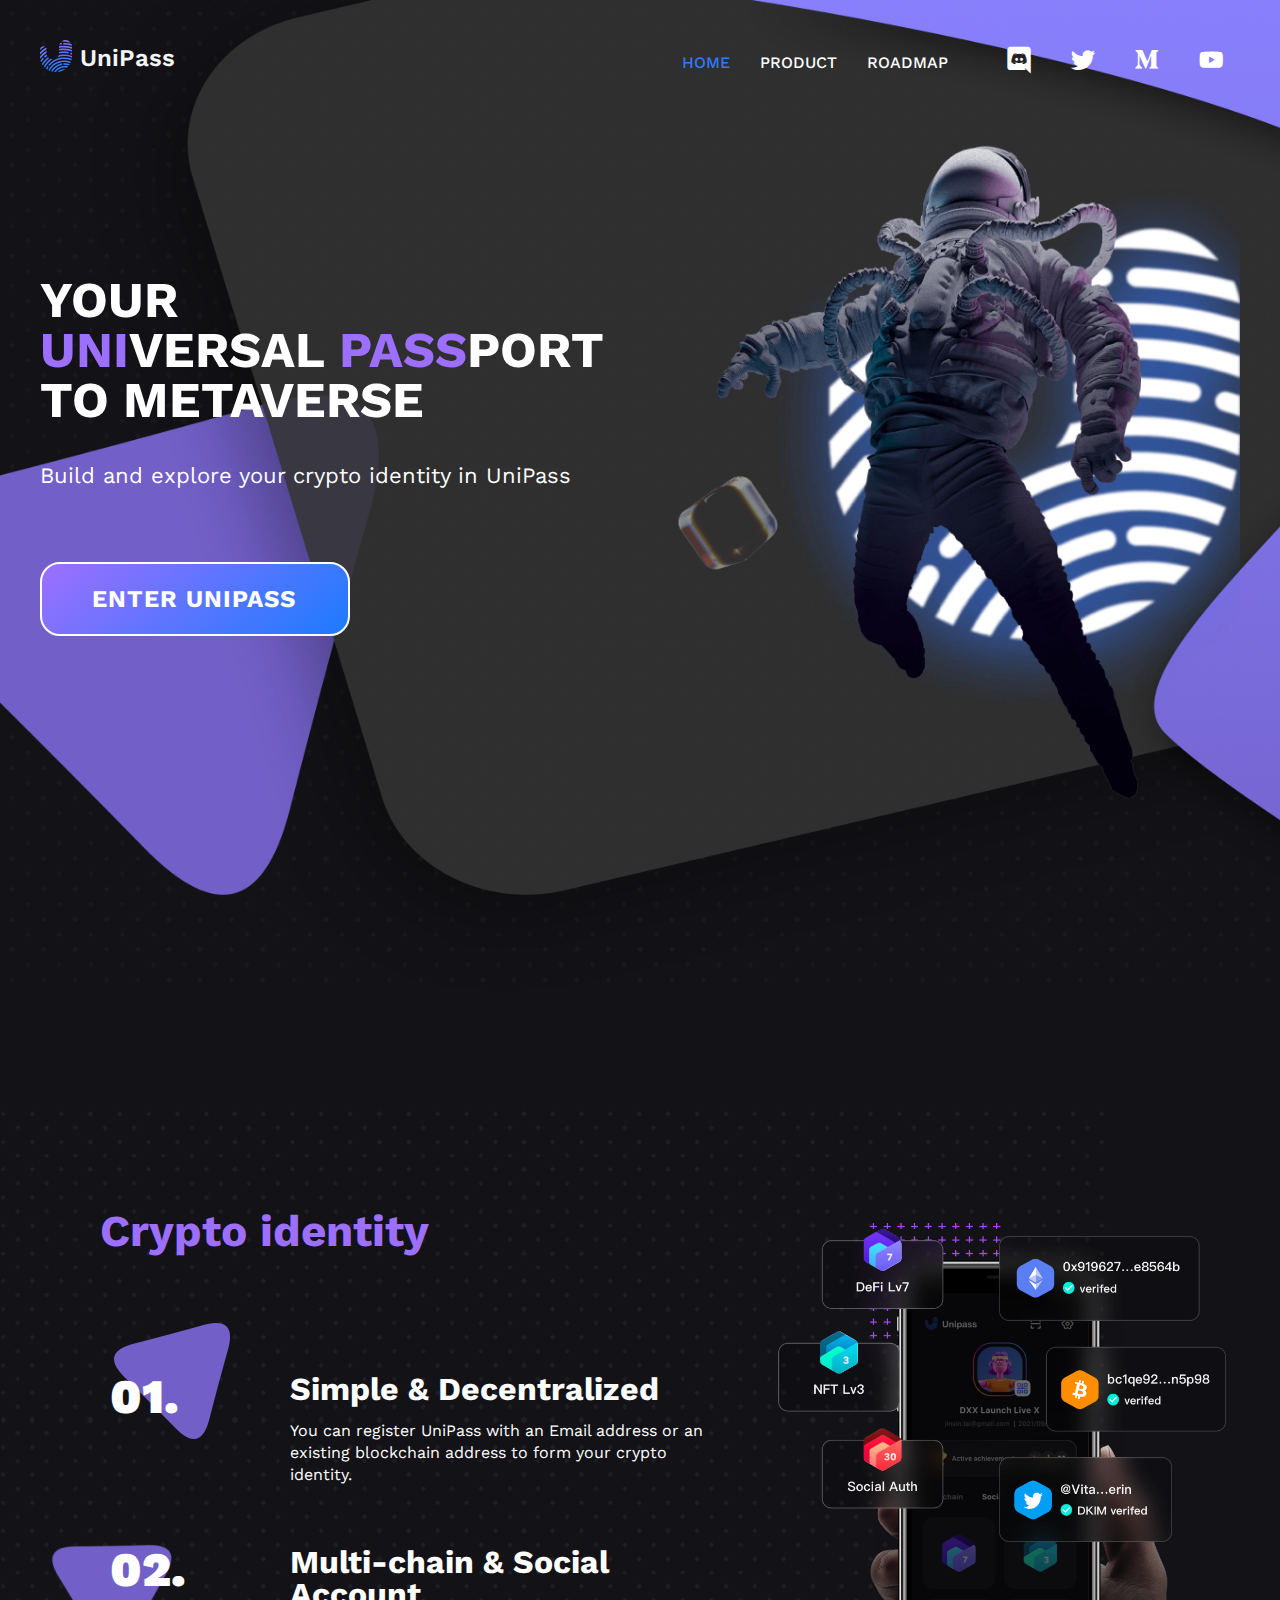
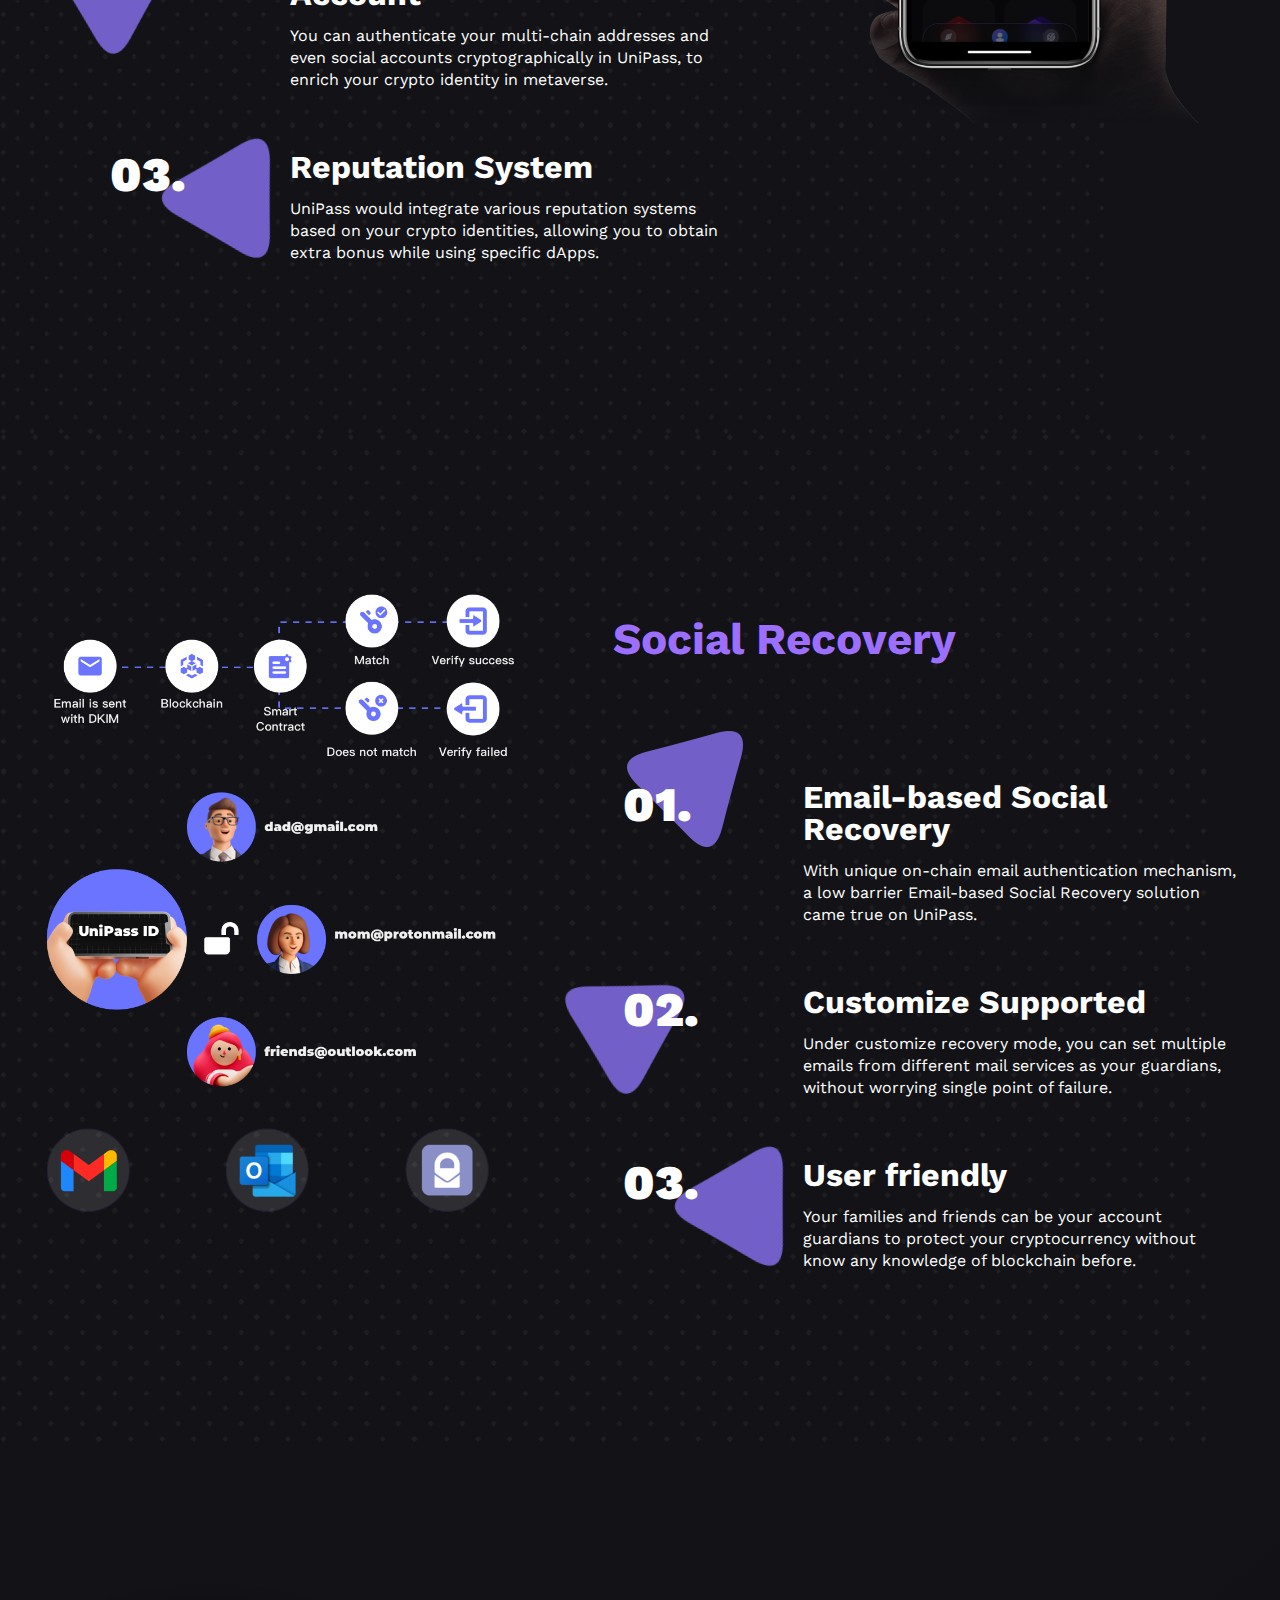
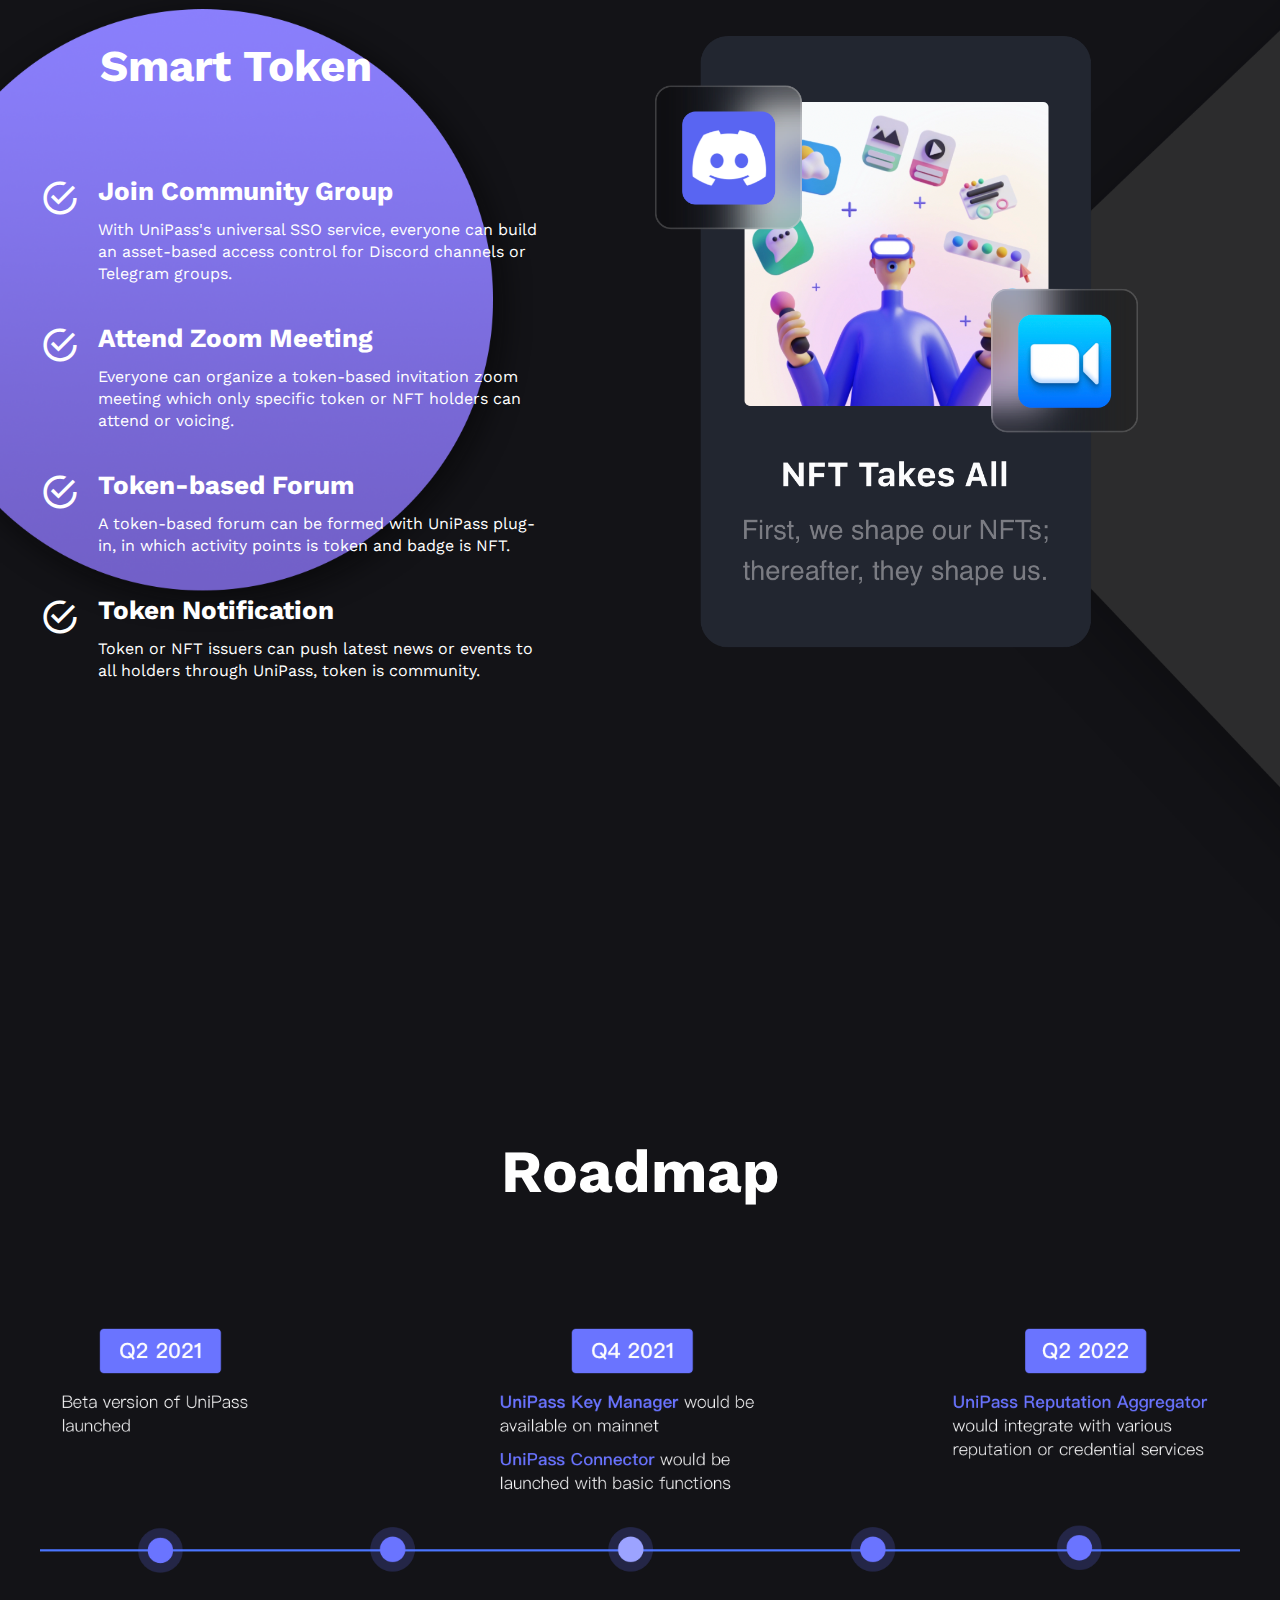
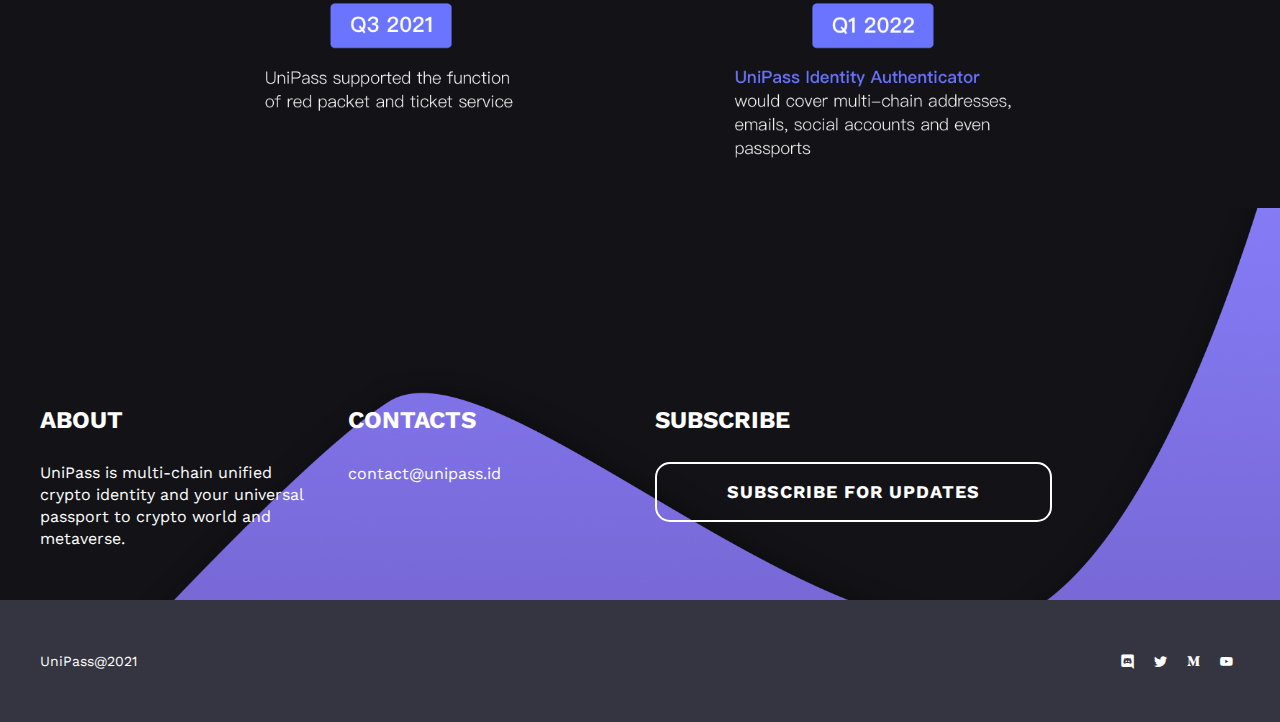
<file: index.html>
<!DOCTYPE html>
<html>

<head>
	<meta charset="UTF-8">
	<title>UniPass | Your Universal Passport to Metaverse </title>
	<link rel="icon" href="img/unipass.ico" type="image/x-icon">
	<meta name="viewport" content="width=device-width, initial-scale=1.0">
	<meta name="description" content="" />
	<meta name="keywords" content="" />
	<link rel="stylesheet" type="text/css" href="css/animate.css">
	<link rel="stylesheet" type="text/css" href="css/bootstrap.min.css">
	<link rel="stylesheet" type="text/css" href="css/font-awesome.min.css">
	<link rel="stylesheet" type="text/css" href="css/materialdesignicons.min.css">
	<link rel="stylesheet" type="text/css" href="lib/slick/slick.css">
	<link rel="stylesheet" type="text/css" href="lib/slick/slick-theme.css">
	<link rel="stylesheet" type="text/css" href="css/dark-color.css">
	<link rel="stylesheet" type="text/css" href="css/style.css">
	<link rel="stylesheet" type="text/css" href="css/responsive.css">
</head>

<body>
	<div class="wrapper">
		<div class="spinner">
			<div class="double-bounce1"></div>
			<div class="double-bounce2"></div>
		</div>

		<header>
			<div class="custom-container">
				<div class="header-data">
					<div class="logo">
						<a href="#" title=""><img src="img/unipass.svg" alt=""></a>
						UniPass
					</div>
					<div class="mobile-menu-btn">
						<a href="#" title=""><i class="fa fa-bars"></i></a>
					</div><!-- mobile-menu-btn end-->
					<div class="up-social-links">
						<ul>
							<li><a href="https://discord.gg/XaRMFW85Pg" title="" target="_blank"><i
										class="mdi mdi-discord"></i></a></li>
							<li><a href="https://twitter.com/UniPassID" title="" target="_blank"><i
										class="mdi mdi-twitter"></i></a></li>
							<li><a href="https://medium.com/unipass" title="" target="_blank"><i
										class="mdi mdi-medium"></i></a></li>
							<li><a href="https://www.youtube.com/channel/UCJZ4GOghuCdxBazZXc4M41g" title=""
									target="_blank"><i class="mdi mdi-youtube"></i></a></li>
						</ul>
					</div>
					<nav>
						<ul>
							<li><a href="#home" title="">Home</a></li>
							<li><a href="#product" title="">Product</a></li>
							<li><a href="#roadmap" title="">Roadmap</a></li>
						</ul>
					</nav>
				</div>
				<!--header-data end-->
			</div>
		</header>
		<!--header end-->

		<div class="responsive-mobile-menu">
			<span class="close-menu"><i class="mdi mdi-close"></i></span>
			<div class="mobile-menu">
				<ul>
					<li><a href="#home" title="">Home</a></li>
					<li><a href="#product" title="">Product</a></li>
					<li><a href="#roadmap" title="">Roadmap</a></li>
				</ul>
			</div>
			<!--mobile-menu end-->
			<ul class="mb-social-links">
				<li><a href="https://discord.gg/XaRMFW85Pg" title="" target="_blank"><i class="mdi mdi-discord"></i></a>
				</li>
				<li><a href="https://twitter.com/UniPassID" title="" target="_blank"><i class="mdi mdi-twitter"></i></a>
				</li>
				<li><a href="https://medium.com/unipass" title="" target="_blank"><i class="mdi mdi-medium"></i></a>
				</li>
				<li><a href="https://www.youtube.com/channel/UCJZ4GOghuCdxBazZXc4M41g" title="" target="_blank"><i
							class="mdi mdi-youtube"></i></a></li>
			</ul>
			<!--mb-social-links end-->
			<div class="mb-copyright-text">
				<p>© UniPass 2021</p>
			</div>
			<!--mb-copyright-text end-->
		</div>
		<!--responsive-mobile-menu end-->

		<section class="main-section" id="home">
			<div class="custom-container">
				<div class="main-section-data">
					<div class="row">
						<div class="col-lg-6">
							<div class="banner-text">
								<h2>Your <br> <span style="color: #9D6FFF" ;>Uni</span>versal <span
										style="color: #9D6FFF">Pass</span>port <br>to Metaverse</h2>
								<p>Build and explore your crypto identity in UniPass</p>
								<a href="https://app.unipass.id" target="_blank">Enter UniPass</a>
							</div>
							<!--banner-text end-->
						</div>
						<div class="col-lg-6">
							<div class="banner-imgs">
								<!-- <img src="http://via.placeholder.com/826x949" alt=""> -->
								<img src="img/astronaut.png" alt="">
							</div>
							<!--banner-imgs end-->
						</div>
					</div>
				</div>
				<!--main-section-data end-->
			</div>
		</section>

		<section class="crypto-identity" id="product">
			<div class="fixed-bg bg4"></div>
			<div class="custom-container">
				<div class="about-sec">
					<div class="row">
						<div class="col-lg-7">
							<div class="abt-info">
								<h1 style="color: #9D6FFF; margin-top: 20%;">Crypto identity</h1>
							</div>
							<div class="about-list">
								<div class="about-info">
									<div class="about-num">
										<span>01.</span>
									</div>
									<!--service-num end-->
									<div class="abt-info">
										<h3>Simple & Decentralized</h3>
										<p>You can register UniPass with an Email address or an existing blockchain
											address to form your crypto identity.</p>
									</div>
								</div>
								<!--service-info end-->
								<div class="about-info">
									<div class="about-num st2">
										<span>02.</span>
									</div>
									<!--service-num end-->
									<div class="abt-info">
										<h3>Multi-chain & Social Account</h3>
										<p>You can authenticate your multi-chain addresses and even social accounts
											cryptographically in UniPass, to enrich your crypto identity in metaverse.
										</p>
									</div>
									<!--srvc-info end-->
								</div>
								<!--service-info end-->
								<div class="about-info">
									<div class="about-num st3">
										<span>03.</span>
									</div>
									<!--service-num end-->
									<div class="abt-info">
										<h3>Reputation System</h3>
										<p>UniPass would integrate various reputation systems based on your crypto
											identities, allowing you to obtain extra bonus while using specific dApps.
										</p>
									</div>
									<!--srvc-info end-->
								</div>
								<!--service-info end-->
							</div>
							<!--services-list end-->
						</div>
						<div class="col-lg-5">
							<div class="about-img">
								<img src="img/Crypto-ldentity.png" alt="">
							</div>
						</div>
					</div>
				</div>
				<!--services-sec end-->
			</div>
		</section>

		<section class="social-recovery" id="">
			<div class="fixed-bg bg4"></div>
			<div class="custom-container">
				<div class="about-sec">
					<div class="row">
						<div class="col-lg-5">
							<div class="about-img">
								<img src="img/Social-Recovery.png" alt="">
							</div>
							<!--srvc-img end-->
						</div>
						<div class="col-lg-7">
							<div class="abt-info">
								<h1 style="color: #9D6FFF; margin-top: 15%;">Social Recovery</h1>
							</div>
							<div class="about-list" style="margin: top 100px;">
								<div class="about-info">
									<div class="about-num">
										<span>01.</span>
									</div>
									<!--service-num end-->
									<div class="abt-info">
										<h3>Email-based Social Recovery</h3>
										<p>With unique on-chain email authentication mechanism, a low barrier
											Email-based Social Recovery solution came true on UniPass.</p>
									</div>
									<!--srvc-info end-->
								</div>
								<!--service-info end-->
								<div class="about-info">
									<div class="about-num st2">
										<span>02.</span>
									</div>
									<!--service-num end-->
									<div class="abt-info">
										<h3>Customize Supported</h3>
										<p>Under customize recovery mode, you can set multiple emails from different
											mail services as your
											guardians, without worrying single point of failure.</p>
									</div>
									<!--srvc-info end-->
								</div>
								<!--service-info end-->
								<div class="about-info">
									<div class="about-num st3">
										<span>03.</span>
									</div>
									<!--service-num end-->
									<div class="abt-info">
										<h3>User friendly</h3>
										<p>Your families and friends can be your account guardians to protect your
											cryptocurrency without know any knowledge of blockchain before.</p>
									</div>
									<!--srvc-info end-->
								</div>
								<!--service-info end-->
							</div>
							<!--services-list end-->
						</div>
					</div>
				</div>
				<!--services-sec end-->
			</div>
		</section>

		<section class="smart-token" id="">
			<div class="fixed-bg bg3"></div>
			<div class="custom-container">
				<div class="services-sec">
					<div class="row">
						<div class="col-lg-6">
							<div class="abt-info">
								<h1 style="color: #fff; margin-top: 15%;">Smart Token</h1>
							</div>
							<div class="services-list">
								<div class="service-details">
									<span><i class="mdi mdi-checkbox-marked-circle-outline"></i></span>
									<div class="service-info">
										<h3>Join Community Group</h3>
										<p>With UniPass's universal SSO service, everyone can build an asset-based
											access
											control for Discord channels or Telegram groups.</p>
									</div>
									<!--service-info end-->
								</div>
								<!--service-details end-->
								<div class="service-details">
									<span><i class="mdi mdi-checkbox-marked-circle-outline"></i></span>
									<div class="service-info">
										<h3>Attend Zoom Meeting</h3>
										<p>Everyone can organize a token-based invitation zoom meeting which only
											specific token or NFT
											holders can attend or voicing.</p>
									</div>
									<!--service-info end-->
								</div>
								<!--service-details end-->
								<div class="service-details">
									<span><i class="mdi mdi-checkbox-marked-circle-outline"></i></span>
									<div class="service-info">
										<h3>Token-based Forum</h3>
										<p>A token-based forum can be formed with UniPass plug-in, in which activity
											points
											is token and badge is NFT. </p>
									</div>
									<!--service-info end-->
								</div>
								<!--service-details end-->
								<div class="service-details">
									<span><i class="mdi mdi-checkbox-marked-circle-outline"></i></span>
									<div class="service-info">
										<h3>Token Notification</h3>
										<p>Token or NFT issuers can push latest news or events to all holders through
											UniPass, token is community. </p>
									</div>
									<!--service-info end-->
								</div>
								<!--service-details end-->
							</div>
							<!--services-list end-->
						</div>
						<div class="col-lg-5">
							<div class="main-srv-sec">
								<div class="service-img">
									<img src="img/Smart-Token.png" alt="">

									<!-- <a href="https://www.youtube.com/watch?v=0ZzE6JLChEQ" title=""
										class="html5lightbox"><img src="images/play.png" alt=""></a> -->
								</div>
								<!--service-img end-->
								<!-- <div class="service-main-info">
									<h3>Token Takes All </h3>
									<p>Token is everything</p>
								</div> -->
								<!--service-main-info end-->
							</div>
							<!--main-srv-sec end-->
						</div>
					</div>
				</div>
				<!--services-sec end-->
			</div>
		</section>

		<!--
		<section class="latest-news" id="news">
			<div class="fixed-bg bg6"></div>
			<div class="custom-container">
				<div class="heading">
					<h3>News</h3>
				</div>
				<div class="blog-posts">
					<div class="row">
						<div class="col-lg-4 col-md-6 col-sm-6 col-12">
							<div class="blog-post">
								<div class="blog-img">
									<img src="img/placeholder.png" alt="">
								</div>
								<div class="blog-info">
									<h3><a href="#" title="">Politicians seek </a></h3>
									<ul class="blog-catgs">
										<li><a href="#" title="">#android</a></li>
										<li><a href="#" title="">#application</a></li>
										<li><a href="#" title="">#modern </a></li>
									</ul>
								</div>
							</div>
						</div>
						<div class="col-lg-4 col-md-6 col-sm-6 col-12">
							<div class="blog-post">
								<div class="blog-img">
									<img src="img/placeholder.png" alt="">
								</div>
								<div class="blog-info">
									<h3><a href="#" title="">Feyerabend also </a></h3>
									<ul class="blog-catgs">
										<li><a href="#" title="">#android</a></li>
										<li><a href="#" title="">#application</a></li>
										<li><a href="#" title="">#modern </a></li>
									</ul>
								</div>
							</div>
						</div>
						<div class="col-lg-4 col-md-6 col-sm-6 col-12">
							<div class="blog-post">
								<div class="blog-img">
									<img src="img/placeholder.png" alt="">
								</div>
								<div class="blog-info">
									<h3><a href="#" title="">Proper science </a></h3>
									<ul class="blog-catgs">
										<li><a href="#" title="">#android</a></li>
										<li><a href="#" title="">#application</a></li>
										<li><a href="#" title="">#modern </a></li>
									</ul>
								</div>
							</div>
						</div>
					</div>
				</div>
			</div>
		</section>
	-->

		<!--
		<section class="our-partners" id="partners">
			<div class="heading">
				<h3>Partners</h3>
			</div>
			<div class="custom-container">
				<div class="testimonial-slider">
					<div class="user-comment">
						<p>1</p>
					</div>
					<div class="user-comment">
						<p>2</p>
					</div>
					<div class="user-comment">
						<p>3</p>
					</div>
					<div class="user-comment">
						<p>4</p>
					</div>
					<div class="user-comment">
						<p>5</p>
					</div>
					<div class="user-comment">
						<p>6</p>
					</div>
				</div>
				<div class="testimonial-nav">
					<div class="user-info">
						<div class="user-box"><img src="img/btc.png"></div>
						<h3>Omar Hampton</h3>
						<span>1</span>
					</div>
					<div class="user-info">
						<div class="user-box"><img src="img/btc.png"></div>
						<h3>Omar Hampton</h3>
						<span>2</span>
					</div>
					<div class="user-info">
						<div class="user-box"><img src="img/btc.png"></div>
						<h3>Omar Hampton</h3>
						<span>3</span>
					</div>
					<div class="user-info">
						<div class="user-box"><img src="img/btc.png"></div>
						<h3>Omar Hampton</h3>
						<span>4</span>
					</div>
					<div class="user-info">
						<div class="user-box"><img src="img/btc.png"></div>
						<h3>Omar Hampton</h3>
						<span>5</span>
					</div>
					<div class="user-info">
						<div class="user-box"><img src="img/btc.png"></div>
						<h3>Omar Hampton</h3>
						<span>6</span>
					</div>
				</div>
			</div>
		</section>
	-->
		<section class="roadmap" id="roadmap">
			<div class="fixed-bg bg5"></div>
			<div class="custom-container">
				<div class="heading st2">
					<h3>Roadmap</h3>
				</div>
				<div class="road-map">
					<img src="img/Roadmap.png">
				</div>
			</div>
		</section>

		<footer>
			<div class="top-footer">
				<div class="fixed-bg footer-bg"></div>
				<div class="custom-container">
					<div class="top-footer-data">
						<div class="row">
							<div class="col-lg-3 col-md-6">
								<div class="widget widget-about">
									<h3 class="widget-title">About</h3>
									<p>UniPass is multi-chain unified crypto identity and your universal passport to
										crypto world and metaverse. </p>
								</div>
								<!--widget-about end-->
							</div>
							<div class="col-lg-3 col-md-6">
								<div class="widget widget-contact">
									<h3 class="widget-title">Contacts</h3>
									<ul>
										<li><span>contact@unipass.id</span></li>
									</ul>
								</div>
								<!--widget-contact end-->
							</div>
							<div class="col-lg-6 col-md-12">
								<div class="contact-form">
									<form class="js-ajax-form">
										<h3 class="widget-title">Subscribe</h3>
										<div class="row">
											<div class="col-lg-12">
												<button type="submit" class="btn-sbmt" style="color: #fff;"><a
														href="https://forms.gle/4eZ2AhrCBmztQWH58"
														target="_blank">Subscribe for updates</a></button>
											</div>
										</div>
									</form>
								</div>
								<!--contact-form end-->
							</div>
						</div>
					</div>
					<!--top-footer-data end-->
				</div>
			</div>
			<!--top-footer end-->
			<div class="bottom-footer">
				<div class="custom-container">
					<div class="bottom-footer-data">
						<p>UniPass@2021</p>
						<ul class="social-links">
							<li><a href="https://discord.gg/XaRMFW85Pg" title="" target="_blank"><i
										class="mdi mdi-discord"></i></a></li>
							<li><a href="https://twitter.com/UniPassID" title="" target="_blank"><i
										class="mdi mdi-twitter"></i></a></li>
							<li><a href="https://medium.com/unipass" title="" target="_blank"><i
										class="mdi mdi-medium"></i></a></li>
							<li><a href="https://www.youtube.com/channel/UCJZ4GOghuCdxBazZXc4M41g" title=""
									target="_blank"><i class="mdi mdi-youtube"></i></a></li>

						</ul>
					</div><!-- bottom-footer-data end-->
				</div>
			</div>
			<!--bottom-footer end-->
		</footer>


	</div>
	<!--wrapper end-->
	<script type="text/javascript" src="js/jquery.min.js"></script>
	<script type="text/javascript" src="js/popper.js"></script>
	<script type="text/javascript" src="js/bootstrap.min.js"></script>
	<script type="text/javascript" src="lib/slick/slick.min.js"></script>
	<script type="text/javascript" src="js/html5lightbox.js"></script>
	<script type="text/javascript" src="js/jquery.validate.min.js"></script>
	<script type="text/javascript" src="js/validator.js"></script>

	<script type="text/javascript" src="js/script.js"></script>
</body>

</html>
</file>
<file: css/dark-color.css>
body {
  background-color: #131317;
}
nav ul li a,
.feature-icon > span i,
.feature-info h3,
p,
.about-num span,
.abt-info h1,
.abt-info h3,
.about-list > a,
.about-list > a:hover,
.service-details > span,
.service-info h3,
.service-main-info h3,
.price-head h4,
.price-head ul li h3,
.price-head ul li > span,
.price > a,
.heading h3,
.user-comment p,
.user-info h3,
.user-info > span,
.blog-info h3,
.blog-info h3 a,
.blog-catgs li a,
.cms-links li,
.widget-title,
.widget > p,
.widget-contact ul li span,
.mobile-menu-btn a,
.mobile-menu-btn a:hover,
.banner-text h3,
.banner-text h2,
.banner-text p,
.banner-text > a,
.up-social-links ul li a,
.form-group,
.js-ajax-form label,
.btn-sbmt {
  color: #ffffff;
}

.banner-text > a:hover,
.about-list > a:hover {
  color: #fff;
  background: transparent;
  border-color: transparent;
}
.about-list > a,
.btn-sbmt {
  border-color: #ffffff;
}

.feature-icon > span {
  background-color: #3179ff;
}
.features:before {
  background-color: #131317;
  box-shadow: 0 0 40px rgba(0, 0, 0, 0.35);
}
.bg3 {
  background-image: url(../images/bg3_2.png);
}
.about-num:before {
  background-image: url(../images/poly_2.png);
}
a:hover {
  color: #fff;
}
.bg4 {
  background-image: url(../images/bg4_2.png);
}
.price:hover {
  background-image: url(../images/price-bg2.png);
}
.user-comment:before {
  /* background-image: url(../images/comm2.png); */
}
.testimonial-nav:after {
  background: linear-gradient(320deg, #1c7bff 0%, #9d6fff 100%);
}
.bg6 {
  background-image: url(../images/bg6_2.png);
}
.wait-sec {
  background-color: #3179ff;
  box-shadow: 0 0 45px rgba(0, 0, 0, 0.35);
}
.footer-bg {
  background-image: url(../images/footer-bg2.png);
}
.contact-form form input,
.contact-form form textarea {
  background-color: #353541;
  box-shadow: 2px 2px 20px rgba(0, 0, 0, 0.35);
  color: #fff;
}
.contact-form form input::-webkit-input-placeholder,
.contact-form form textarea::-webkit-input-placeholder {
  /* Chrome/Opera/Safari */
  color: #fff;
}
.contact-form form input::-moz-placeholder,
.contact-form form textarea::-webkit-input-placeholder {
  /* Firefox 19+ */
  color: #fff;
}
.contact-form form input:-ms-input-placeholder,
.contact-form form textarea::-webkit-input-placeholder {
  /* IE 10+ */
  color: #fff;
}
.contact-form form input:-moz-placeholder,
.contact-form form textarea::-webkit-input-placeholder {
  /* Firefox 18- */
  color: #fff;
}

.testimonial-nav:before {
  background-color: transparent;
}
header.sticky {
  background-color: #353541;
}

.blog-info h3 a:hover {
  color: #3179ff;
}
.double-bounce1,
.double-bounce2 {
  background-color: #3179ff;
}

.mobile-menu ul li a:hover,
.mobile-menu ul li.active a,
.up-social-links ul li a:hover,
.mb-social-links li a:hover {
  color: #3179ff;
}
nav ul li a:hover,
nav ul li.active a {
  color: #3179ff;
}

.main-section {
  background-image: url(../images/main-sec-bg2.png);
}
</file>
<file: css/responsive.css>
@media (max-width: 1410px) {
  .custom-container {
    max-width: auto;
    width: 100%;
    padding: 0 40px;
  }
  .up-social-links {
    padding-left: 30px;
  }
  .feature-info h3 {
    font-size: 30px;
  }
  p {
    font-size: 16px;
    line-height: 22px;
  }
  .service-info {
    width: 80%;
  }
  .service-info h3 {
    font-size: 26px;
  }
  .service-main-info h3 {
    font-size: 52px;
    line-height: 52px;
  }
  .our-partners {
    /* margin-top: -390px; */
  }
  .banner-text {
    padding-top: 150px;
  }
}

@media (max-width: 1200px) {
  nav {
    display: none;
  }
  .abt-info {
    width: 70%;
  }
  .service-info h3 {
    font-size: 24px;
  }
  .service-main-info h3 {
    font-size: 45px;
    line-height: 45px;
  }
  .roadmap {
    padding: 120px 0 340px 0;
  }
  .heading.st2 {
    margin-bottom: 20px;
  }
  .user-info h3 {
    font-size: 20px;
  }
  .latest-news {
    /* padding: 110px 0 110px 0; */
    padding: 110px 0 390px 0;
  }
  .blog-info h3 {
    font-size: 26px;
  }
  .blog-catgs li {
    margin-right: 10px;
  }
  .wait-sec h3 {
    font-size: 46px;
  }
  .wait-sec {
    padding: 120px 0;
  }
  .top-footer {
    padding: 50px 0;
  }
  .up-social-links {
    padding-right: 50px;
  }
  .mobile-menu-btn {
    display: block;
  }
  .features {
    padding: 0;
  }
  .banner-text {
    padding-top: 85px;
  }
  .get-started {
    padding-bottom: 100px;
  }
  .banner-text p br {
    display: none;
  }
}

@media (max-width: 991px) {
  .feature {
    margin-bottom: 40px;
  }
  .features-sec {
    margin-bottom: -40px;
  }
  .about-img img {
    width: auto;
    max-width: 100%;
    float: none;
  }
  .about-img {
    text-align: center;
  }
  .features-sec::before {
    display: none;
  }
  .features::before {
    display: none;
  }
  .features {
    padding-bottom: 0;
  }
  /* .crypto-identity {
    padding: 120px 0;
  } */
  .about-list {
    padding-left: 0;
    padding-top: 40px;
  }
  .about-num.st2::before {
    left: 0;
  }
  .mg-btm-minus {
    margin-top: 0;
  }
  .smart-token {
    padding: 60px 0;
  }
  .mg-top-minus {
    margin-top: 0;
  }
  .bg5 {
    display: none;
  }
  .price:hover .price-head {
    padding-top: 28px;
  }
  .roadmap {
    padding: 40px 0 140px 0;
  }
  .heading h3 {
    font-size: 40px;
  }
  .testimonial-slider {
    float: left;
    width: 100%;
  }
  .user-comment p {
    font-size: 30px;
    line-height: 36px;
  }
  .user-comment {
    padding: 25px 10px;
  }
  .user-info h3 {
    font-size: 15px;
  }
  .blog-post {
    margin-bottom: 40px;
  }
  .wait-sec {
    padding: 75px 0;
  }
  .blog-posts {
    margin-bottom: -40px;
  }
  .wait-sec h3 {
    margin-bottom: 40px;
    font-size: 40px;
  }
  .widget > p {
    font-size: 14px;
  }
  .widget {
    margin-bottom: 40px;
  }
  .responsive-mobile-menu {
    width: 50%;
  }
  .landing-sec {
    padding: 80px 0;
  }
  .landing-sec p {
    width: 100%;
    margin-bottom: 60px;
  }
  .banner-text {
    text-align: center;
  }
  .banner-imgs img {
    width: auto;
    max-width: 50%;
    float: none;
  }
  .banner-imgs {
    text-align: center;
    margin-top: 30px;
  }
  .main-section {
    padding: 125px 0 200px 0;
  }
  .smart-token {
    margin-top: 0;
  }
  .roadmap {
    margin-top: 0;
  }
  .banner-text p {
    padding: 0 100px;
  }
}

@media (max-width: 768px) {
  .feature-info h3 {
    font-size: 24px;
  }
  .abt-info h3 {
    font-size: 28px;
  }
  .smart-token {
    padding: 40px 0;
  }
  .about-info {
    margin-bottom: 45px;
  }
  .services-list {
    padding-top: 0;
  }
  /* .crypto-identity {
    padding-bottom: 50px;
  } */
  .service-main-info {
    position: static;
    float: left;
    width: 100%;
    transform: inherit;
  }
  .price:hover .price-head {
    padding-top: 50px;
  }
  .service-img {
    width: 100%;
    text-align: center;
  }
  .heading h3 {
    font-size: 34px;
  }
  .user-comment {
    padding: 25px 10px;
  }
  .user-comment p {
    font-size: 24px;
    line-height: 30px;
  }
  .blog-catgs li {
    margin-bottom: 10px;
  }
  .wait-sec h3 {
    font-size: 30px;
    margin-bottom: 25px;
  }
  header {
    position: static;
  }
  .responsive-mobile-menu {
    width: 60%;
  }
  .up-social-links ul li a {
    padding: 0 7px;
  }
  .main-section {
    padding: 70px 0 200px 0;
  }
  .ld-pages li h3 {
    font-size: 18px;
  }
  .banner-text {
    padding-top: 0;
  }
  .banner-text > a {
    padding: 0 50px;
    height: 60px;
    line-height: 60px;
  }
  .banner-text p {
    margin-bottom: 40px;
  }
}

@media (max-width: 576px) {
  header {
    padding: 25px 0;
  }
  .up-social-links {
    display: none;
  }
  .abt-info {
    width: 100%;
    margin-top: 20px;
  }
  .abt-info h1 {
    font-size: 36px;
  }
  .custom-container {
    padding: 0 15px;
  }
  .about-list > a {
    padding: 0 25px;
    font-size: 18px;
    height: 50px;
    line-height: 50px;
  }
  .smart-token {
    padding: 30px 0;
  }
  .about-info {
    margin-bottom: 35px;
  }
  .service-main-info h3 {
    font-size: 32px;
    line-height: 34px;
  }
  .service-main-info {
    padding-top: 50px;
  }
  .service-info h3 {
    font-size: 20px;
  }
  .price:hover .price-head {
    padding-top: inherit;
  }
  .price:hover {
    background: inherit;
    transform: inherit;
    padding: 40px 15px;
  }
  .user-comment p {
    font-size: 20px;
    line-height: 27px;
  }
  .user-info h3 {
    font-size: 15px;
  }
  .testimonial-nav {
    margin-top: 30px;
  }
  .user-comment {
    padding: 25px 10px;
  }
  .wait-sec > a {
    padding: 20px 25px;
  }
  .wait-sec h3 {
    padding: 0 20px;
    line-height: 34px;
  }
  .top-footer {
    padding-top: 0;
  }
  .bottom-footer-data p {
    width: 100%;
    margin-bottom: 15px;
  }
  .bottom-footer-data {
    text-align: center;
  }
  .responsive-mobile-menu {
    width: 100%;
  }
  .social-links {
    width: 100%;
  }
  .ld-pages li {
    width: 100%;
    margin-bottom: 40px;
  }
  .banner-text h2 {
    font-size: 30px;
  }
  .banner-text p br {
    display: none;
  }
  .banner-text p {
    margin-bottom: 45px;
    font-size: 18px;
  }
  .banner-imgs img {
    max-width: 70%;
  }
  .main-section {
    padding: 70px 0 100px 0;
  }
  .banner-text > a {
    font-size: 18px;
  }
  .latest-news {
    padding: 60px 0;
  }
  .banner-text p {
    padding: 0 20px;
  }
}
</file>
<file: css/style.css>
/*===================== TABLE OF CONTENT =======================
1.	2 Homepages
2.  Fonts
3.  Reset Css
4.  Cross Browser Compatibility
5.  Header
6.  Navigations
7.  Dropdown
8.  Responsive Header
9.  Revolution Slider (Banner)
10. Gallery
11. Masonary Gallery
12. Blog
14.	Different Blog Post Style
15.	Client's Feedback
16.	Review System
17.	Shop Page
18. Staff Details
19.	Contact Us
20. Footer

=============================================================*/

/* ==================================================================================
								Fonts
===================================================================================== */

@import url("https://fonts.googleapis.com/css?family=Work+Sans:100,200,300,400,500,600,700,800,900");

/* ==================================================================================
										Reset Css
===================================================================================== */

html,
body,
div,
span,
applet,
object,
iframe,
h1,
h2,
h3,
h4,
h5,
h6,
p,
blockquote,
pre,
a,
abbr,
acronym,
address,
big,
cite,
code,
del,
dfn,
em,
img,
ins,
kbd,
q,
s,
samp,
small,
strike,
strong,
sub,
sup,
tt,
var,
b,
u,
i,
center,
dl,
dt,
dd,
ol,
ul,
li,
fieldset,
form,
label,
legend,
table,
caption,
tbody,
tfoot,
thead,
tr,
th,
td,
article,
aside,
canvas,
details,
embed,
figure,
figcaption,
footer,
header,
hgroup,
menu,
nav,
output,
ruby,
section,
summary,
time,
mark,
audio,
video {
  margin: 0;
  padding: 0;
  border: 0;
  font-size: 100%;
  font: inherit;
  vertical-align: baseline;
}
/* HTML5 display-role reset for older browsers */
article,
aside,
details,
figcaption,
figure,
footer,
header,
hgroup,
menu,
nav,
section {
  display: block;
}
body {
  overflow-x: hidden;
  font-family: "Work Sans";
  line-height: 1;
  font-weight: 400;
  font-style: normal;
  color: #9c9c9c;
  font-size: 18px;
}
ol,
ul {
  list-style: none;
}
a:hover {
  text-decoration: none;
}
blockquote,
q {
  quotes: none;
}
blockquote:before,
blockquote:after,
q:before,
q:after {
  content: "";
  content: none;
}
button {
  outline: none;
  cursor: pointer;
}
button:focus {
  outline: none;
}
table {
  border-collapse: collapse;
  border-spacing: 0;
}
* {
  margin: 0;
  padding: 0;
}
a:focus {
  text-decoration: none;
  outline: none;
}
a:hover {
  color: #fff;
}
button {
  outline: none;
}
input {
  outline: none;
}
textarea {
  outline: none;
}
section {
  float: left;
  width: 100%;
  position: relative;
}

/* img {
  float: left;
} */
p {
  font-size: 18px;
  line-height: 24px;
}

/* ================ CROSS BROWSER COMPATABILITY ============ */

.banner-text > a,
nav ul li a,
.feature-icon > span,
.feature-icon > span i,
.about-list > a,
.price,
.price-head,
.price > a,
.user-info img,
.up-social-links ul li a,
.blog-img:before,
.blog-img:after,
.blog-info h3 a,
.social-links li a,
.mobile-menu ul li a,
.mb-social-links li a,
.overlay,
.wait-sec > a:hover,
.btn-sbmt:hover {
  -webkit-transition: all 300ms linear;
  -moz-transition: all 300ms linear;
  -ms-transition: all 300ms linear;
  -o-transition: all 300ms linear;
  transition: all 300ms linear;
}
.wrapper {
  float: left;
  width: 100%;
  position: relative;
}
.overlay {
  position: fixed;
  top: 0;
  left: 0;
  width: 100%;
  height: 100%;
  background-color: rgba(255, 255, 255, 0.75);
  z-index: 999999999999;
}
.features {
  padding: 100px 0;
}
.get-started {
  padding: 100px 0 0 0;
}
.crypto-identity {
  padding: 0 0 110px 0;
}
.social-recovery {
  padding: 110px 0 110px 0;
}
.our-partners {
  padding: 100px 0 50px 0;
  /* margin-top: -300px; */
}
.roadmap {
  padding: 120px 0 0 0;
  /* margin-top: -300px; */
}
.roadmap .road-map {
  width: 100%;
  text-align: center;
}
.roadmap .road-map img {
  width: 100%;
}
.latest-news {
  padding: 120px 0 200px 0;
}
.smart-token {
  padding: 140px 0 300px 0;
}
.remove-top-gap {
  padding-top: 0 !important;
}

.bg4 {
  background-size: contain !important;
}
.bg5 {
  background-size: contain !important;
}

.smart-token {
  /* margin-top: -335px; */
}

.remove-btm-gap {
  padding-bottom: 0 !important;
}
.features {
  margin-bottom: -70px;
}
.features:before {
  content: "";
  position: absolute;
  bottom: -35px;
  left: 0;
  width: 50%;
  height: 310px;
  -webkit-border-radius: 0 50px 50px 0;
  -moz-border-radius: 0 50px 50px 0;
  -ms-border-radius: 0 50px 50px 0;
  -o-border-radius: 0 50px 50px 0;
  border-radius: 0 50px 50px 0;
  z-index: 9;
}
.half-bg2 {
  margin-top: 60px;
}
.half-bg2::before {
  content: "";
  position: absolute;
  top: 60px;
  left: 0;
  width: 73%;
  height: 100%;
  background-color: rgba(255, 255, 255, 0.9);
  -webkit-border-radius: 0 50px 50px 0;
  -moz-border-radius: 0 50px 50px 0;
  -ms-border-radius: 0 50px 50px 0;
  -o-border-radius: 0 50px 50px 0;
  border-radius: 0 50px 50px 0;
  -webkit-box-shadow: 0 0 50px rgba(196, 204, 245, 0.35);
  -moz-box-shadow: 0 0 50px rgba(196, 204, 245, 0.35);
  -ms-box-shadow: 0 0 50px rgba(196, 204, 245, 0.35);
  -o-box-shadow: 0 0 50px rgba(196, 204, 245, 0.35);
  box-shadow: 0 0 50px rgba(196, 204, 245, 0.35);
  -webkit-transform: rotate(-16deg);
  -moz-transform: rotate(-16deg);
  -ms-transform: rotate(-16deg);
  -o-transform: rotate(-16deg);
  transform: rotate(-16deg);
}
.fixed-bg {
  position: absolute;
  top: 0;
  left: 0;
  width: 100%;
  height: 100%;
  background-size: cover;
  z-index: -1;
  background-repeat: no-repeat;
}
.footer-bg {
  background-position: center center;
  background-repeat: no-repeat;
}

/* ================== Revolution Slider ================ */

a:hover {
  color: #000;
}

/* =================== main-section-data ==================  */

.main-section {
  background-repeat: no-repeat;
  background-size: cover;
  padding: 125px 0 310px 0;
}
.main-section-data {
  float: left;
  width: 100%;
}
.banner-text {
  float: left;
  width: 100%;
  padding-top: 298px;
}
.banner-text h3 {
  font-size: 24px;
  font-weight: 700;
  text-transform: uppercase;
  margin-bottom: 7px;
}
.banner-text h2 {
  font-size: 50px;
  font-weight: 700;
  text-transform: uppercase;
  margin-bottom: 35px;
}
.banner-text p {
  font-size: 22px;
  line-height: 32px;
  margin-bottom: 70px;
}
.banner-text > a {
  font-size: 24px;
  font-weight: 700;
  letter-spacing: 1px;
  line-height: 70px;
  padding: 0 50px;
  min-width: 310px;
  border: 2px solid #ffffff;
  text-transform: uppercase;
  -webkit-border-radius: 20px;
  -moz-border-radius: 20px;
  -ms-border-radius: 20px;
  -o-border-radius: 20px;
  border-radius: 20px;
  display: inline-block;
  background: linear-gradient(320deg, #1c7bff 0%, #9d6fff 100%);
}
.banner-imgs {
  float: left;
  width: 100%;
}
.banner-imgs img {
  width: 100%;
}

/* ================== Header ================= */

header {
  float: left;
  width: 100%;
  position: absolute;
  top: 0;
  left: 0;
  padding: 40px 0;
  z-index: 999999;
  -webkit-transition: all 0.4s ease;
  -moz-transition: all 0.4s ease;
  -ms-transition: all 0.4s ease;
  -o-transition: all 0.4s ease;
  transition: all 0.4s ease;
}
header.sticky {
  position: fixed;
  top: 0;
  left: 0;
  -webkit-box-shadow: 0 0 40px rgba(0, 0, 0, 0.1);
  -moz-box-shadow: 0 0 40px rgba(0, 0, 0, 0.1);
  -ms-box-shadow: 0 0 40px rgba(0, 0, 0, 0.1);
  -o-box-shadow: 0 0 40px rgba(0, 0, 0, 0.1);
  box-shadow: 0 0 40px rgba(0, 0, 0, 0.1);
}
.custom-container {
  max-width: 1410px;
  margin: 0 auto;
}
.header-data {
  float: left;
  width: 100%;
}
.logo {
  display: flex;
  align-items: center;
  float: left;
  font-size: 24px;
  font-weight: 600;
  color: #f4f5f6;
}
.logo img {
  width: 32px;
  height: 32px;
  margin-right: 8px;
}
nav {
  float: right;
  padding-top: 13px;
}
nav ul li {
  display: inline-block;
}
nav ul li a {
  display: inline-block;
  font-size: 16px;
  font-weight: 500;
  text-transform: uppercase;
  padding: 0 12px;
}

.mobile-menu-btn {
  float: right;
  margin-top: 5px;
  display: none;
}
.mobile-menu-btn a {
  display: inline-block;
  font-size: 30px;
}

/* ================ features-sec ============== */

.features-sec {
  float: left;
  width: 100%;
  position: relative;
}
.features-sec:before {
  content: "";
  position: absolute;
  top: 0;
  left: 50%;
  -webkit-transform: translateX(-50%);
  -moz-transform: translateX(-50%);
  -ms-transform: translateX(-50%);
  -o-transform: translateX(-50%);
  transform: translateX(-50%);
  width: 368px;
  height: 390px;
  background-image: url(../images/vector-shape.png);
  background-repeat: no-repeat;
}
.feature {
  float: left;
  width: 100%;
  text-align: center;
  position: relative;
  z-index: 99;
}
.feature-icon {
  float: left;
  width: 100%;
  margin-bottom: 25px;
}
.feature-icon > span {
  width: 90px;
  height: 90px;
  -webkit-border-radius: 100px;
  -moz-border-radius: 100px;
  -ms-border-radius: 100px;
  -o-border-radius: 100px;
  border-radius: 100px;
  text-align: center;
  display: inline-block;
  line-height: 90px;
  -webkit-box-shadow: -5px 7px 11px rgba(0, 0, 0, 0.35);
  -moz-box-shadow: -5px 7px 11px rgba(0, 0, 0, 0.35);
  -ms-box-shadow: -5px 7px 11px rgba(0, 0, 0, 0.35);
  -o-box-shadow: -5px 7px 11px rgba(0, 0, 0, 0.35);
  box-shadow: -5px 7px 11px rgba(0, 0, 0, 0.35);
}
.feature-icon > span i {
  font-size: 60px;
  font-weight: 700;
}
.feature-info {
  float: left;
  width: 100%;
}
.feature-info h3 {
  font-size: 36px;
  font-weight: 700;
  margin-bottom: 15px;
}

/* ============== services-sec ============== */

.about-sec {
  float: left;
  width: 100%;
}
.about-img {
  float: left;
  width: 100%;
}
.about-img img {
  width: 100%;
}
.about-list {
  float: left;
  width: 100%;
  padding-left: 70px;
  padding-top: 90px;
}
.about-info {
  float: left;
  width: 100%;
  margin-bottom: 60px;
}

.about-num {
  float: left;
  width: 120px;
  position: relative;
  z-index: 99;
}
.about-num:before {
  content: "";
  position: absolute;
  top: -50px;
  right: 0;
  width: 116px;
  height: 120px;
  z-index: -1;
  background-repeat: no-repeat;
}
.about-num.st2:before {
  left: -45px;
  top: -15px;
  -webkit-transform: rotate(254deg);
  -moz-transform: rotate(254deg);
  -ms-transform: rotate(254deg);
  -o-transform: rotate(254deg);
  transform: rotate(254deg);
}
.about-num.st3:before {
  top: auto;
  right: -50px;
  bottom: -50px;
  -webkit-transform: rotate(105deg);
  -moz-transform: rotate(105deg);
  -ms-transform: rotate(105deg);
  -o-transform: rotate(105deg);
  transform: rotate(105deg);
}
.about-num span {
  display: inline-block;
  font-size: 48px;
  font-weight: 900;
}
.abt-info h1 {
  font-size: 44px;
  font-weight: 700;
  margin-bottom: 30px;
}
.abt-info h3 {
  font-size: 32px;
  font-weight: 700;
  margin-bottom: 15px;
}
.abt-info {
  float: left;
  width: 80%;
  position: relative;
  padding-left: 60px;
  z-index: 99;
}
.about-list > a {
  float: left;
  font-size: 24px;
  font-weight: 700;
  text-transform: uppercase;
  letter-spacing: 1px;
  border: 2px solid;
  height: 70px;
  padding: 0 70px;
  -webkit-border-radius: 20px;
  -moz-border-radius: 20px;
  -ms-border-radius: 20px;
  -o-border-radius: 20px;
  border-radius: 20px;
  line-height: 70px;
  background: linear-gradient(320deg, #1c7bff 0%, #9d6fff 100%);
}

/* ================== services-sec ================ */

.services-sec {
  float: left;
  width: 100%;
}
.services-list {
  float: left;
  width: 100%;
  padding-top: 60px;
}
.service-details {
  float: left;
  width: 100%;
  margin-bottom: 40px;
}
.service-details > span {
  float: left;
  font-size: 40px;
}
.service-info {
  float: left;
  width: 85%;
  padding-left: 18px;
}
.service-info h3 {
  font-size: 32px;
  font-weight: 700;
  margin-bottom: 15px;
}
.no-pd {
  padding: 0 !important;
}
.service-img {
  /* float: left;
  width: 60%; */
  position: relative;
}
.service-img > img {
  width: 100%;
}
.service-img > a {
  position: absolute;
  top: 50%;
  left: 50%;
  -webkit-transform: translateX(-50%) translateY(-50%);
  -moz-transform: translateX(-50%) translateY(-50%);
  -ms-transform: translateX(-50%) translateY(-50%);
  -o-transform: translateX(-50%) translateY(-50%);
  transform: translateX(-50%) translateY(-50%);
}

#html5-watermark {
  display: none !important;
}
#html5-image {
  padding: 0 !important;
}

.service-main-info {
  position: absolute;
  top: 50%;
  right: 0;
  width: 58%;
  -webkit-transform: translateY(-50%);
  -moz-transform: translateY(-50%);
  -ms-transform: translateY(-50%);
  -o-transform: translateY(-50%);
  transform: translateY(-50%);
  padding-top: 70px;
}
.service-main-info h3 {
  font-size: 60px;
  font-weight: 700;
  line-height: 60px;
  margin-bottom: 30px;
}
.main-srv-sec {
  float: left;
  width: 100%;
  position: relative;
}

/* ================== pricing-plan ================= */

.pricing-plan {
  float: left;
  width: 100%;
}
.price {
  float: left;
  width: 100%;
  text-align: center;
  padding: 65px 10px;
  -webkit-border-radius: 10px;
  -moz-border-radius: 10px;
  -ms-border-radius: 10px;
  -o-border-radius: 10px;
  border-radius: 10px;
  background-position: center;
  background-size: cover;
}
.price:hover {
  -webkit-transform: scale(1.1);
  -moz-transform: scale(1.1);
  -ms-transform: scale(1.1);
  -o-transform: scale(1.1);
  transform: scale(1.1);
  -webkit-box-shadow: 0 0 30px rgba(2, 2, 2, 0.3);
  -moz-box-shadow: 0 0 30px rgba(2, 2, 2, 0.3);
  -ms-box-shadow: 0 0 30px rgba(2, 2, 2, 0.3);
  -o-box-shadow: 0 0 30px rgba(2, 2, 2, 0.3);
  box-shadow: 0 0 30px rgba(2, 2, 2, 0.3);
  padding: 60px 10px 50px 10px;
}
.price:hover .price-head {
  padding-top: 60px;
}
.price:hover > a {
  background-color: #9c84e1;
  color: #fff;
  border-color: transparent;
}
.price-head {
  float: left;
  width: 100%;
  margin-bottom: 20px;
}
.price-head h4 {
  font-size: 18px;
  font-weight: 700;
  text-transform: uppercase;
  letter-spacing: 1.3px;
  margin-bottom: 13px;
}
.price-head ul {
  float: left;
  width: 100%;
}
.price-head ul li {
  display: inline-block;
}
.price-head ul li h3 {
  font-size: 64px;
  font-weight: 700;
}
.price-head ul li h3 span {
  font-size: 30px;
  display: inline-block;
}
.price-head ul li > span {
  font-size: 30px;
  font-weight: 700;
  margin-bottom: 5px;
  display: inline-block;
}
.price-head ul li:nth-child(2) {
  position: relative;
  top: -3px;
}
.price-head ul li b {
  display: block;
  color: #333333;
  font-size: 12px;
  font-weight: 700;
  text-transform: uppercase;
}
.price > p {
  float: left;
  width: 100%;
  font-size: 16px;
  line-height: 22px;
  margin-bottom: 35px;
}
.price > a {
  display: inline-block;
  font-size: 18px;
  font-weight: 700;
  text-transform: uppercase;
  border: 2px solid;
  -webkit-border-radius: 20px;
  -moz-border-radius: 20px;
  -ms-border-radius: 20px;
  -o-border-radius: 20px;
  border-radius: 20px;
  height: 60px;
  line-height: 60px;
  padding: 0 40px;
}

/* ================== Testimonial Sec =============== */

.testimonial-slider {
  width: 850px;
  margin: 0 auto;
}
.user-comment {
  float: left;
  width: 100%;
  padding: 20px 0 40px 0;
  text-align: center;
  position: relative;
}
.user-comment:before {
  content: "";
  position: absolute;
  top: 0;
  left: 50%;
  -webkit-transform: translateX(-50%);
  -moz-transform: translateX(-50%);
  -ms-transform: translateX(-50%);
  -o-transform: translateX(-50%);
  transform: translateX(-50%);
  width: 416px;
  height: 275px;
}
.user-comment p {
  font-size: 36px;
  font-weight: 400;
  line-height: 46px;
}
.slick-list.draggable {
  padding: 0;
}
.testimonial-nav {
  float: left;
  width: 100%;
  text-align: center;
  position: relative;
}
.testimonial-nav:before {
  content: "";
  position: absolute;
  bottom: 67px;
  left: 0;
  width: 100%;
  height: 3px;
  opacity: 0.1;
}
.testimonial-nav:after {
  content: "";
  position: absolute;
  bottom: 67px;
  left: 50%;
  -webkit-transform: translateX(-50%);
  -moz-transform: translateX(-50%);
  -ms-transform: translateX(-50%);
  -o-transform: translateX(-50%);
  transform: translateX(-50%);
  width: 117px;
  height: 6px;
  border-radius: 4px;
}
.user-info {
  float: left;
  width: 100%;
  text-align: center;
  cursor: pointer;
  padding-bottom: 80px;
}
.user-info img {
  float: none;
  width: 65px;
  object-fit: cover;
  display: inline-block;
  padding-bottom: 35px;
  padding: 20px;
  background: #23262f;
  border-radius: 50%;
}
.user-info h3 {
  font-size: 24px;
  font-weight: 700;
  text-transform: capitalize;
  margin-top: 20px;
  margin-bottom: 7px;
  opacity: 0;
  visibility: hidden;
}
.user-info > span {
  opacity: 0;
  visibility: hidden;
  font-size: 16px;
}
.user-info.slick-slide.slick-current.slick-active.slick-center > h3,
.user-info.slick-slide.slick-current.slick-active.slick-center > span {
  opacity: 1;
  visibility: visible;
}
.user-info.slick-slide.slick-current.slick-active.slick-center img {
  width: 103px;
}
.slick-slide {
  outline: none;
}

/* ============= up-social-links ============= */

.up-social-links {
  float: right;
  margin-top: 6px;
  padding-left: 195px;
}
.up-social-links ul li {
  display: inline-block;
}
.up-social-links ul li a {
  display: inline-block;
  font-size: 28px;
  padding: 0 15px;
}

/* ================== heading ================== */

.heading {
  /* float: left; */
  width: 100%;
  text-align: center;
  margin-bottom: 50px;
  position: relative;
}
.heading.st2 {
  margin-bottom: 75px;
}
.heading h3 {
  font-size: 60px;
  font-weight: 700;
  text-transform: capitalize;
}

/* ============= blog-posts =========== */

.blog-posts {
  float: left;
  width: 100%;
}
.blog-post {
  float: left;
  width: 100%;
}
.blog-img {
  float: left;
  width: 100%;
  margin-bottom: 25px;
  border-bottom: 1px solid #ededed;
  position: relative;
  overflow: hidden;
}
.blog-img:before,
.blog-img:after {
  content: "";
  position: absolute;
  top: 0;
  left: 0;
  width: 100%;
  height: 100%;
  background-color: rgba(0, 0, 0, 0.5);
  opacity: 0;
  visibility: hidden;
}
.blog-post:hover .blog-img:before {
  -webkit-transform: translateX(100%);
  -moz-transform: translateX(100%);
  -ms-transform: translateX(100%);
  -o-transform: translateX(100%);
  transform: translateX(100%);
}
.blog-post:hover .blog-img:after {
  -webkit-transform: translateX(-100%);
  -moz-transform: translateX(-100%);
  -ms-transform: translateX(-100%);
  -o-transform: translateX(-100%);
  transform: translateX(-100%);
}
.blog-post:hover .blog-img:before,
.blog-post:hover .blog-img:after {
  opacity: 1;
  visibility: visible;
}
.blog-img img {
  width: 100%;
}
.blog-info {
  float: left;
  width: 100%;
}
.blog-info h3 {
  font-size: 36px;
  font-weight: 700;
  text-transform: capitalize;
  margin-bottom: 12px;
}

.blog-catgs {
  float: left;
  width: 100%;
  margin-bottom: 20px;
}
.blog-catgs li {
  display: inline-block;
  margin-right: 25px;
}
.blog-catgs li a {
  font-size: 16px;
}
.cms-links {
  float: left;
  width: 100%;
}
.cms-links li img {
  padding-right: 8px;
}
.cms-links li {
  display: inline-block;
  font-size: 16px;
  font-weight: 500;
  margin-right: 20px;
}
/* ================== wait-sec ================== */

.wait-sec {
  float: left;
  width: 100%;
  text-align: center;
  -webkit-border-radius: 40px;
  -moz-border-radius: 40px;
  -ms-border-radius: 40px;
  -o-border-radius: 40px;
  border-radius: 40px;
  padding: 180px 0;
}
.wait-sec h3 {
  color: #ffffff;
  font-size: 60px;
  font-weight: 700;
  margin-bottom: 80px;
}
.wait-sec > a {
  display: inline-block;
  color: #ffffff;
  font-size: 18px;
  font-weight: 700;
  border: 2px solid #fff;
  -webkit-border-radius: 15px;
  -moz-border-radius: 15px;
  -ms-border-radius: 15px;
  -o-border-radius: 15px;
  border-radius: 15px;
  padding: 25px 75px;
  text-transform: uppercase;
  letter-spacing: 2px;
  -webkit-box-shadow: 3px 3px 25px rgba(0, 0, 0, 0.15);
  -moz-box-shadow: 3px 3px 25px rgba(0, 0, 0, 0.15);
  -ms-box-shadow: 3px 3px 25px rgba(0, 0, 0, 0.15);
  -o-box-shadow: 3px 3px 25px rgba(0, 0, 0, 0.15);
  box-shadow: 3px 3px 25px rgba(0, 0, 0, 0.15);
}
.wait-sec > a:hover,
.btn-sbmt:hover {
  background-color: #907bf6;
  border-color: transparent;
  color: #fff;
}
.poly:before {
  content: "";
  position: absolute;
  top: 0;
  left: 50%;
  -webkit-transform: translateX(-50%);
  -moz-transform: translateX(-50%);
  -ms-transform: translateX(-50%);
  -o-transform: translateX(-50%);
  transform: translateX(-50%);
  width: 116px;
  height: 116px;
  background-image: url(../images/poly.png);
  background-repeat: no-repeat;
}

.poly2:before {
  content: "";
  position: absolute;
  top: -90px;
  left: 65%;
  -webkit-transform: translateX(-50%);
  -moz-transform: translateX(-50%);
  -ms-transform: translateX(-50%);
  -o-transform: translateX(-50%);
  transform: translateX(-50%);
  width: 325px;
  height: 325px;
  background-image: url(../images/poly2.png);
  background-repeat: no-repeat;
  z-index: -1;
}
.poly3 {
  position: relative;
}
.poly3:before {
  content: "";
  position: absolute;
  top: -40px;
  left: -130px;
  width: 247px;
  height: 247px;
  background-image: url(../images/poly3.png);
  background-repeat: no-repeat;
  z-index: -1;
}

/* ================== FOOTER =============== */

footer {
  float: left;
  width: 100%;
}
.top-footer {
  float: left;
  width: 100%;
  padding: 200px 0 50px 0;
  position: relative;
  /* margin-top: -22px; */
}
.top-footer-data {
  float: left;
  width: 100%;
}
.widget {
  float: left;
  width: 100%;
}
.widget-title {
  font-size: 24px;
  font-weight: 700;
  text-transform: uppercase;
  margin-bottom: 30px;
}
.widget > p {
  float: left;
  width: 100%;
  font-size: 16px;
  line-height: 22px;
}

/* ============ widget-contact ========= */

.widget-contact ul {
  float: left;
  width: 100%;
}
.widget-contact ul li {
  float: left;
  width: 100%;
  margin-bottom: 20px;
}
.widget-contact ul li span {
  font-size: 16px;
  font-weight: 400;
  display: block;
  line-height: 24px;
}

/* ============== contact-form ============= */

.contact-form {
  float: left;
  width: 100%;
}
.contact-form form {
  float: left;
  width: 100%;
}
.contact-form form input {
  height: 55px;
  padding: 0 30px;
}
.contact-form form textarea {
  height: 150px;
  padding: 30px;
}
.contact-form form input,
.contact-form form textarea {
  width: 100%;
  font-size: 16px;
  font-weight: 400;
  -webkit-border-radius: 15px;
  -moz-border-radius: 15px;
  -ms-border-radius: 15px;
  -o-border-radius: 15px;
  border-radius: 15px;
  margin-bottom: 30px;
  border: 0;
}
.btn-sbmt {
  float: left;
  font-size: 18px;
  font-weight: 700;
  text-transform: uppercase;
  -webkit-border-radius: 15px;
  -moz-border-radius: 15px;
  -ms-border-radius: 15px;
  -o-border-radius: 15px;
  border-radius: 15px;
  height: 60px;
  padding: 0 70px;
  border: 0;
  letter-spacing: 1px;
  border: 2px solid;
  background-color: transparent;
}
.form-group {
  float: left;
  width: 100%;
  margin-top: 25px;
}
.js-ajax-form label {
  position: relative;
  top: -15px;
  font-size: 16px;
}

/* =============== bottom-footer ============ */

.bottom-footer {
  float: left;
  width: 100%;
  background-color: #353541;
  padding: 50px 0;
}
.bottom-footer-data {
  float: left;
  width: 100%;
}
.bottom-footer-data p {
  color: #ffffff;
  font-size: 14px;
  float: left;
}

/* ============= social-links ============ */

.social-links {
  float: right;
  margin-top: 2px;
}
.social-links li {
  display: inline-block;
  padding: 0 6px;
}
.social-links li a {
  color: #ffffff;
  font-size: 15px;
}
.social-links li a:hover {
  color: #b6e5e6;
}

/* =============== responsive-mobile-menu ============== */

.responsive-mobile-menu {
  position: fixed;
  top: 0;
  right: 0;
  background-color: #fff;
  width: 35%;
  height: 100%;
  padding: 30px 50px;
  -webkit-box-shadow: 0 0 65px rgba(0, 0, 0, 0.07);
  -moz-box-shadow: 0 0 65px rgba(0, 0, 0, 0.07);
  -ms-box-shadow: 0 0 65px rgba(0, 0, 0, 0.07);
  -o-box-shadow: 0 0 65px rgba(0, 0, 0, 0.07);
  box-shadow: 0 0 65px rgba(0, 0, 0, 0.07);
  opacity: 0;
  visibility: hidden;
  -webkit-transition: all 0.8s ease;
  -moz-transition: all 0.8s ease;
  -ms-transition: all 0.8s ease;
  -o-transition: all 0.8s ease;
  transition: all 0.8s ease;
  z-index: 99999999;
  -webkit-transform: translateX(100%);
  -moz-transform: translateX(100%);
  -ms-transform: translateX(100%);
  -o-transform: translateX(100%);
  transform: translateX(100%);
  overflow-y: auto;
}
.responsive-mobile-menu.active {
  opacity: 1;
  -webkit-transform: translateX(0);
  -moz-transform: translateX(0);
  -ms-transform: translateX(0);
  -o-transform: translateX(0);
  transform: translateX(0);
  visibility: visible;
}
.close-menu {
  float: right;
  color: #333333;
  font-size: 40px;
  cursor: pointer;
}

/* ============= mobile-menu =========== */

.mobile-menu {
  float: left;
  width: 100%;
  margin-bottom: 50px;
  margin-top: 35px;
}
.mobile-menu ul li {
  float: left;
  width: 100%;
}
.mobile-menu ul li {
  float: left;
  width: 100%;
  padding: 10px 0;
}
.mobile-menu ul li a {
  float: left;
  width: 100%;
  color: #333;
  font-weight: 600;
  text-transform: capitalize;
  font-size: 24px;
}

.mb-copyright-text {
  float: left;
  width: 100%;
}

/* ============= mb-social-links ============= */

.mb-social-links {
  float: left;
  width: 100%;
  margin-bottom: 50px;
}
.mb-social-links li {
  display: inline-block;
  margin-right: 15px;
}
.mb-social-links li a {
  color: #333;
  font-size: 20px;
}

/* ================= LANDING PAGE ============== */

.landing-sec {
  text-align: center;
  padding: 150px 0 250px 0;
  background-image: url(../images/landing-bg.png);
  background-size: cover;
}
.landing-sec .logo {
  float: left;
  width: 100%;
  text-align: center;
  margin-bottom: 50px;
}
.landing-sec .logo img {
  float: none;
}
.landing-sec p {
  width: 665px;
  margin: 0 auto;
  margin-bottom: 100px;
}
.ld-pages {
  float: left;
  width: 100%;
}
.ld-pages li {
  float: left;
  width: 50%;
  padding: 0 15px;
}
.ld-pages li img {
  width: 100%;
  -webkit-box-shadow: 0 0 60px rgba(0, 0, 0, 0.1);
  -moz-box-shadow: 0 0 60px rgba(0, 0, 0, 0.1);
  -ms-box-shadow: 0 0 60px rgba(0, 0, 0, 0.1);
  -o-box-shadow: 0 0 60px rgba(0, 0, 0, 0.1);
  box-shadow: 0 0 60px rgba(0, 0, 0, 0.1);
}
.ld-pages li h3 {
  color: #333333;
  font-size: 24px;
  font-weight: 700;
  text-transform: uppercase;
  letter-spacing: 2px;
  margin-bottom: 15px;
}
.success-message {
  display: none;
}

.error-message {
  display: none;
}

.spinner {
  z-index: 99999999999999999;
  position: fixed;
  top: 50%;
  left: 50%;
  width: 50px;
  height: 50px;
  -webkit-transform: translate(-50%, -50%);
  -moz-transform: translate(-50%, -50%);
  -ms-transform: translate(-50%, -50%);
  -o-transform: translate(-50%, -50%);
  transform: translate(-50%, -50%);
}
.double-bounce1,
.double-bounce2 {
  width: 100%;
  height: 100%;
  border-radius: 50%;
  opacity: 0.6;
  position: absolute;
  top: 0;
  left: 0;
  -webkit-animation: sk-bounce 2s infinite ease-in-out;
  animation: sk-bounce 2s infinite ease-in-out;
}
.double-bounce2 {
  -webkit-animation-delay: -1s;
  animation-delay: -1s;
}
@-webkit-keyframes sk-bounce {
  0%,
  100% {
    -webkit-transform: scale(0);
  }
  50% {
    -webkit-transform: scale(1);
  }
}
@keyframes sk-bounce {
  0%,
  100% {
    transform: scale(0);
    -webkit-transform: scale(0);
  }
  50% {
    transform: scale(1);
    -webkit-transform: scale(1);
  }
}
</file>
